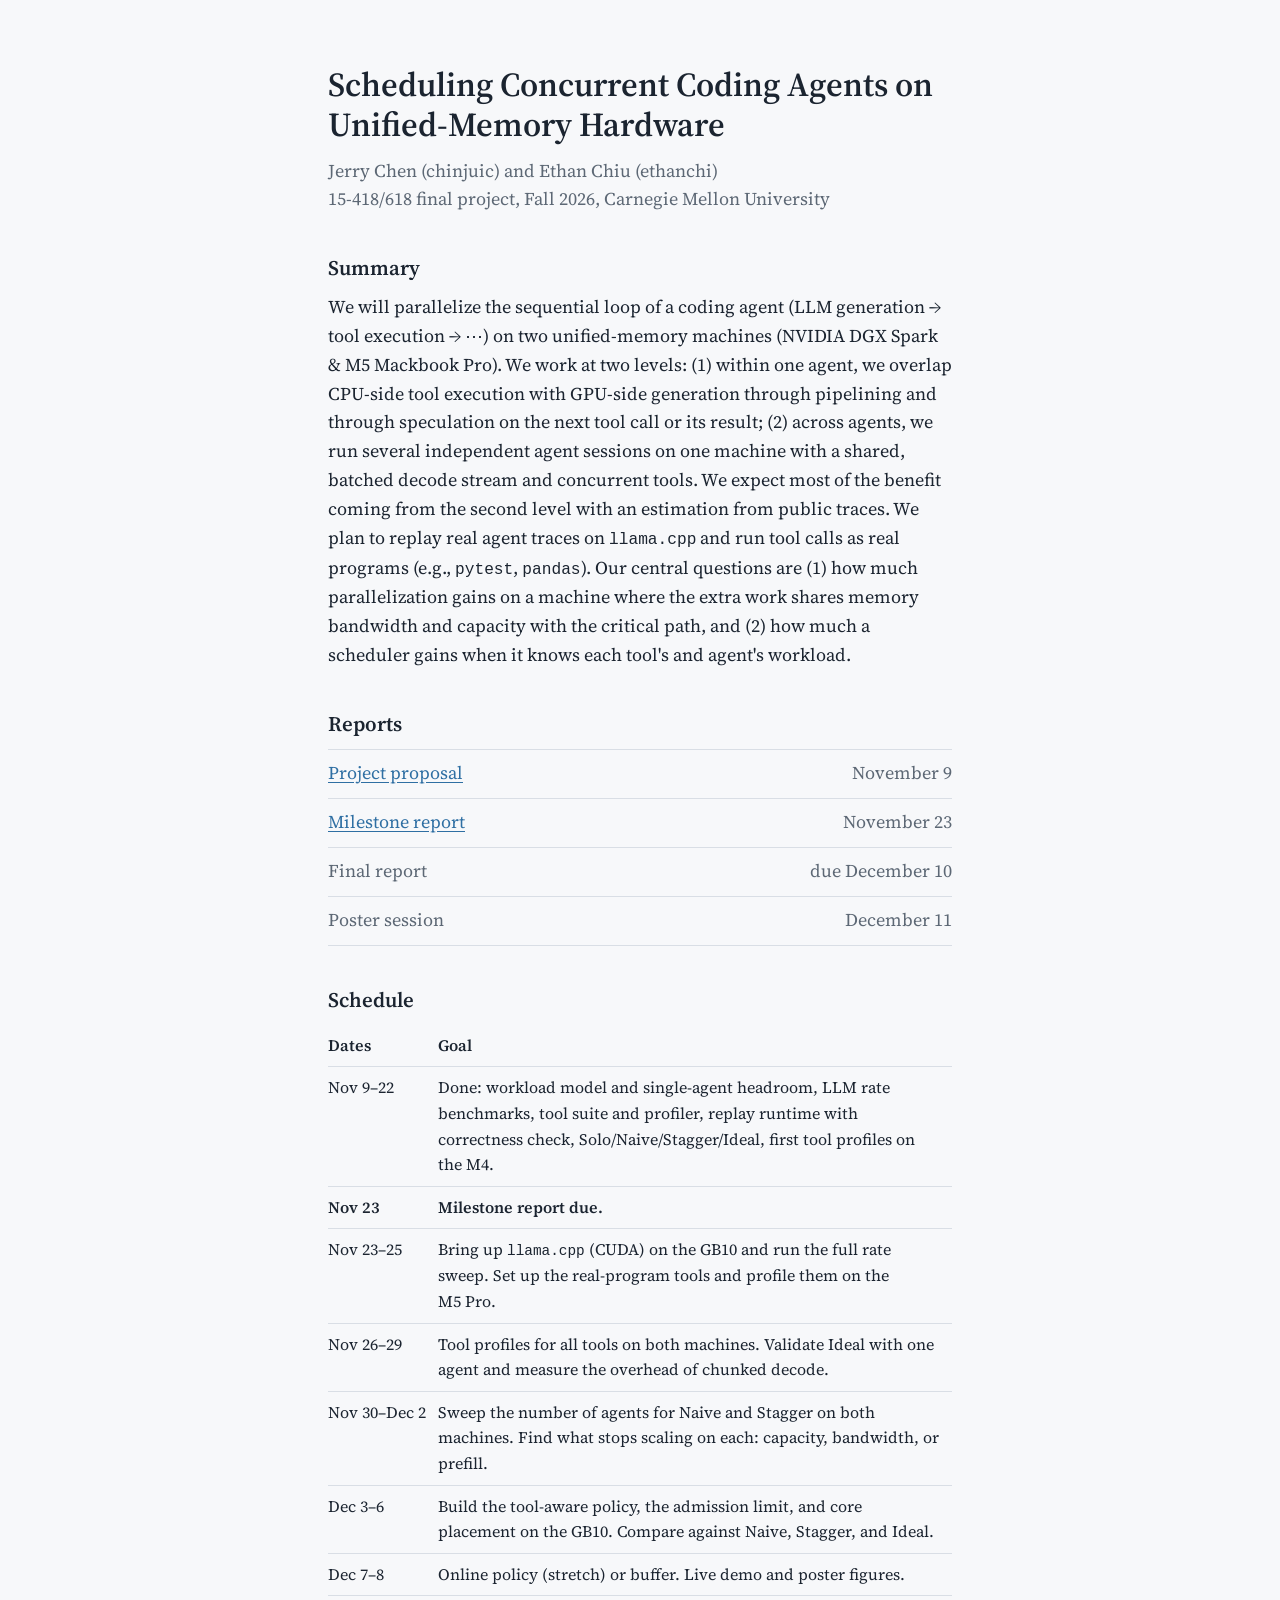
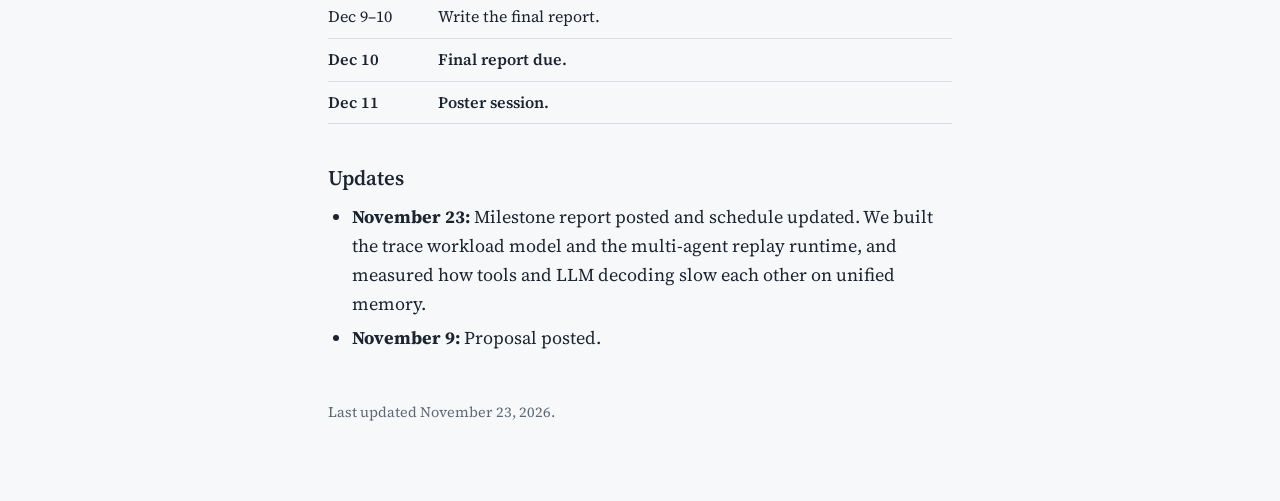
<file: docs/index.html>
<!DOCTYPE html>
<html lang="en">
<head>
  <meta charset="utf-8">
  <meta name="viewport" content="width=device-width, initial-scale=1">
  <title>Scheduling Concurrent Coding Agents</title>
  <meta name="description" content="15-418/618 final project, Fall 2026, Carnegie Mellon University. Jerry Chen and Ethan Chiu.">
  <link rel="preconnect" href="https://fonts.googleapis.com">
  <link rel="preconnect" href="https://fonts.gstatic.com" crossorigin>
  <link rel="stylesheet" href="https://fonts.googleapis.com/css2?family=Source+Serif+4:wght@400;600&amp;display=swap">
  <link rel="stylesheet" href="style.css">
</head>
<body>
<main>
  <h1>Scheduling Concurrent Coding Agents on Unified-Memory Hardware</h1>
  <p class="byline">Jerry Chen (chinjuic) and Ethan Chiu (ethanchi)<br>
    15-418/618 final project, Fall 2026, Carnegie Mellon University</p>

  <h2>Summary</h2>
  <p>We will parallelize the sequential loop of a coding agent (LLM generation
  → tool execution → ⋯) on two unified-memory machines (NVIDIA DGX Spark &amp; M5 Mackbook Pro).
  We work at two levels: (1) within one agent, we overlap CPU-side tool execution with GPU-side generation through pipelining and through speculation on the next tool call or its result; (2) across agents, we run several independent agent sessions on one machine with a shared, batched decode stream and concurrent tools. We expect most of the benefit coming from the second level with an estimation from public traces.
  We plan to replay real agent traces on <code>llama.cpp</code> and run tool calls as real programs (e.g., <code>pytest</code>, <code>pandas</code>).
  Our central questions are (1) how much parallelization gains on a machine where the extra work shares memory bandwidth and capacity with the critical path, and (2) how much a scheduler gains when it knows each tool's and agent's workload.</p>

  <h2>Reports</h2>
  <ul class="reports">
    <li><a href="proposal.pdf">Project proposal</a><span class="date">November 9</span></li>
    <li><a href="milestone.pdf">Milestone report</a><span class="date">November 23</span></li>
    <li><span class="pending">Final report</span><span class="date">due December 10</span></li>
    <li><span class="pending">Poster session</span><span class="date">December 11</span></li>
  </ul>

  <h2>Schedule</h2>
  <div class="table-wrap">
    <table>
      <thead>
        <tr><th scope="col">Dates</th><th scope="col">Goal</th></tr>
      </thead>
      <tbody>
        <tr><td>Nov 9–22</td><td>Done: workload model and single-agent headroom, LLM rate benchmarks, tool suite and profiler, replay runtime with correctness check, Solo/Naive/Stagger/Ideal, first tool profiles on the M4.</td></tr>
        <tr class="deadline"><td>Nov 23</td><td>Milestone report due.</td></tr>
        <tr><td>Nov 23–25</td><td>Bring up <code>llama.cpp</code> (CUDA) on the GB10 and run the full rate sweep. Set up the real-program tools and profile them on the M5&nbsp;Pro.</td></tr>
        <tr><td>Nov 26–29</td><td>Tool profiles for all tools on both machines. Validate Ideal with one agent and measure the overhead of chunked decode.</td></tr>
        <tr><td>Nov 30–Dec 2</td><td>Sweep the number of agents for Naive and Stagger on both machines. Find what stops scaling on each: capacity, bandwidth, or prefill.</td></tr>
        <tr><td>Dec 3–6</td><td>Build the tool-aware policy, the admission limit, and core placement on the GB10. Compare against Naive, Stagger, and Ideal.</td></tr>
        <tr><td>Dec 7–8</td><td>Online policy (stretch) or buffer. Live demo and poster figures.</td></tr>
        <tr><td>Dec 9–10</td><td>Write the final report.</td></tr>
        <tr class="deadline"><td>Dec 10</td><td>Final report due.</td></tr>
        <tr class="deadline"><td>Dec 11</td><td>Poster session.</td></tr>
      </tbody>
    </table>
  </div>

  <h2>Updates</h2>
  <!-- Add entries at the top: <li><strong>Month D:</strong> one or two sentences.</li> -->
  <ul>
    <li><strong>November 23:</strong> Milestone report posted and schedule updated. We built the trace workload model and the multi-agent replay runtime, and measured how tools and LLM decoding slow each other on unified memory.</li>
    <li><strong>November 9:</strong> Proposal posted.</li>
  </ul>

  <footer>Last updated November 23, 2026.</footer>
</main>
</body>
</html>
</file>
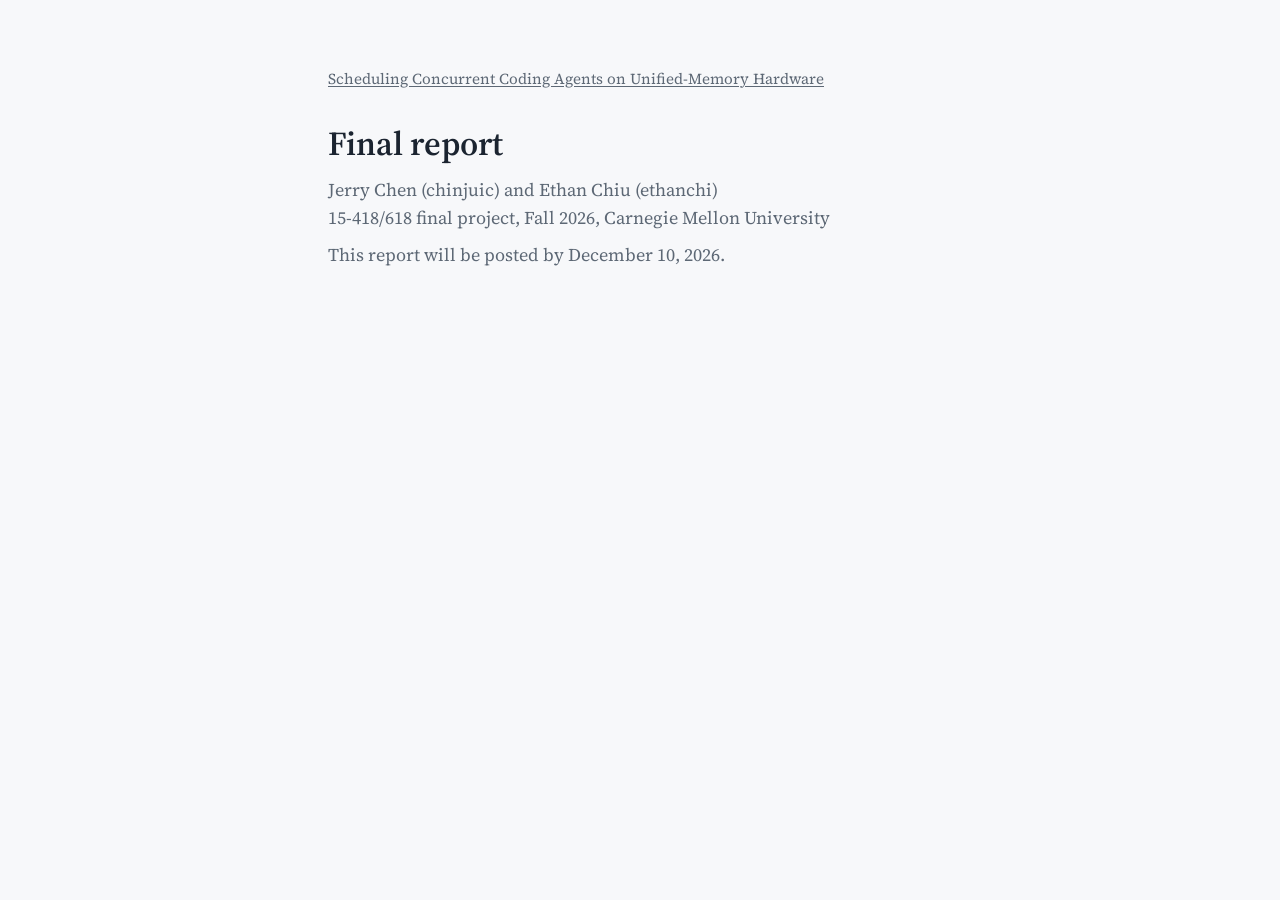
<file: docs/final.html>
<!DOCTYPE html>
<html lang="en">
<head>
  <meta charset="utf-8">
  <meta name="viewport" content="width=device-width, initial-scale=1">
  <title>Final report: Scheduling Concurrent Coding Agents</title>
  <link rel="preconnect" href="https://fonts.googleapis.com">
  <link rel="preconnect" href="https://fonts.gstatic.com" crossorigin>
  <link rel="stylesheet" href="https://fonts.googleapis.com/css2?family=Source+Serif+4:wght@400;600&amp;display=swap">
  <link rel="stylesheet" href="style.css">
</head>
<body>
<main>
  <a class="home" href="index.html">Scheduling Concurrent Coding Agents on Unified-Memory Hardware</a>

  <h1>Final report</h1>
  <p class="byline">Jerry Chen (chinjuic) and Ethan Chiu (ethanchi)<br>
    15-418/618 final project, Fall 2026, Carnegie Mellon University</p>
  <p class="muted">This report will be posted by December 10, 2026.</p>
</main>
</body>
</html>
</file>
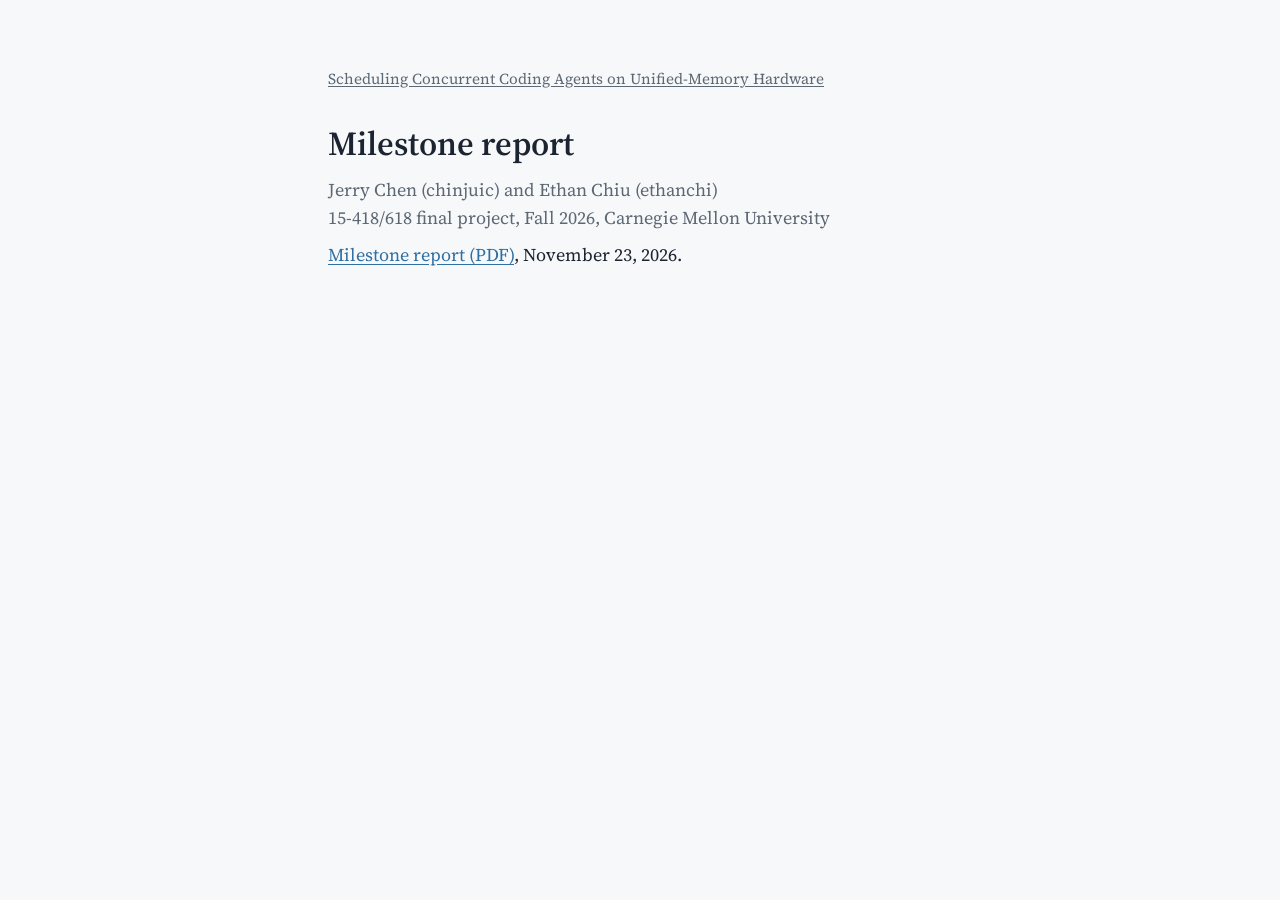
<file: docs/milestone.html>
<!DOCTYPE html>
<html lang="en">
<head>
  <meta charset="utf-8">
  <meta name="viewport" content="width=device-width, initial-scale=1">
  <title>Milestone report: Scheduling Concurrent Coding Agents</title>
  <meta http-equiv="refresh" content="0; url=milestone.pdf">
  <link rel="canonical" href="milestone.pdf">
  <link rel="preconnect" href="https://fonts.googleapis.com">
  <link rel="preconnect" href="https://fonts.gstatic.com" crossorigin>
  <link rel="stylesheet" href="https://fonts.googleapis.com/css2?family=Source+Serif+4:wght@400;600&amp;display=swap">
  <link rel="stylesheet" href="style.css">
</head>
<body>
<main>
  <a class="home" href="index.html">Scheduling Concurrent Coding Agents on Unified-Memory Hardware</a>

  <h1>Milestone report</h1>
  <p class="byline">Jerry Chen (chinjuic) and Ethan Chiu (ethanchi)<br>
    15-418/618 final project, Fall 2026, Carnegie Mellon University</p>
  <p><a href="milestone.pdf">Milestone report (PDF)</a>, November 23, 2026.</p>
</main>
</body>
</html>
</file>
<file: docs/style.css>
:root {
  color-scheme: light;
  --paper: #F7F8FA;
  --ink: #1B2430;
  --muted: #5D6875;
  --rule: #D9DEE5;
  --gpu: #2F6FA3;
  --cpu: #C8962E;
  --on-bar: #FFFFFF;
}

@media (prefers-color-scheme: dark) {
  :root {
    color-scheme: dark;
    --paper: #14181E;
    --ink: #E6EAF0;
    --muted: #9AA4B1;
    --rule: #2C333D;
    --gpu: #6FA8D6;
    --cpu: #E0B45A;
    --on-bar: #14181E;
  }
}

*,
*::before,
*::after {
  box-sizing: border-box;
}

html {
  -webkit-text-size-adjust: 100%;
  text-size-adjust: 100%;
}

body {
  margin: 0;
  background: var(--paper);
  color: var(--ink);
  font-family: "Source Serif 4", Georgia, "Times New Roman", serif;
  font-size: 1.125rem;
  line-height: 1.6;
  overflow-wrap: break-word;
}

main {
  max-width: 42rem;
  margin: 0 auto;
  padding: 4rem 1.5rem 5rem;
}

h1 {
  font-size: 2.1rem;
  font-weight: 600;
  line-height: 1.2;
  margin: 0 0 0.75rem;
}

h2 {
  font-size: 1.3rem;
  font-weight: 600;
  line-height: 1.3;
  margin: 2.5rem 0 0.75rem;
}

h3 {
  font-size: 1.1rem;
  font-weight: 600;
  line-height: 1.35;
  margin: 1.75rem 0 0.5rem;
}

p,
ul,
ol,
dl,
figure {
  margin: 0 0 1rem;
}

ul,
ol {
  padding-left: 1.5rem;
}

li + li {
  margin-top: 0.35rem;
}

a {
  color: var(--gpu);
  text-underline-offset: 0.15em;
}

:focus-visible {
  outline: 2px solid var(--gpu);
  outline-offset: 2px;
}

code {
  font-family: ui-monospace, "SF Mono", Menlo, monospace;
  font-size: 0.9em;
}

.muted {
  color: var(--muted);
}

.byline {
  color: var(--muted);
  margin-bottom: 0.5rem;
}

.home {
  display: inline-block;
  margin-bottom: 2rem;
  color: var(--muted);
  font-size: 0.95rem;
}

/* Figure */

figure {
  margin: 2rem 0;
}

figure svg {
  display: block;
  width: 100%;
  height: auto;
}

figcaption {
  margin-top: 0.75rem;
  color: var(--muted);
  font-size: 0.95rem;
  line-height: 1.5;
}

.swatch {
  display: inline-block;
  width: 0.7em;
  height: 0.7em;
  margin-right: 0.3em;
  vertical-align: baseline;
}

.swatch-next {
  margin-left: 0.6em;
}

.swatch-gpu {
  background: var(--gpu);
}

.swatch-cpu {
  background: var(--cpu);
}

.bar-gpu {
  fill: var(--gpu);
}

.bar-cpu {
  fill: var(--cpu);
}

.bar-label {
  fill: var(--on-bar);
  font-size: 11px;
}

.row-label {
  fill: var(--ink);
  font-size: 13px;
}

.guide {
  stroke: var(--muted);
  stroke-dasharray: 3 3;
}

.span-line {
  stroke: var(--ink);
}

.span-label {
  fill: var(--muted);
  font-size: 12px;
}

/* Reports list */

.reports {
  list-style: none;
  padding: 0;
  border-top: 1px solid var(--rule);
}

.reports li {
  display: flex;
  justify-content: space-between;
  align-items: baseline;
  gap: 1rem;
  margin: 0;
  padding: 0.6rem 0;
  border-bottom: 1px solid var(--rule);
}

.reports .date {
  color: var(--muted);
  white-space: nowrap;
}

.reports .pending {
  color: var(--muted);
}

.reports .secondary {
  margin-left: 0.4rem;
  font-size: 0.9rem;
}

footer {
  margin-top: 3rem;
  color: var(--muted);
  font-size: 0.9rem;
}

/* Proposal */

dt {
  font-weight: 600;
}

dd {
  margin: 0 0 0.75rem 1.5rem;
}

.table-wrap {
  overflow-x: auto;
  margin: 0 0 1rem;
}

table {
  border-collapse: collapse;
  width: 100%;
  font-size: 1rem;
}

th,
td {
  text-align: left;
  vertical-align: top;
  padding: 0.5rem 0.75rem 0.5rem 0;
  border-bottom: 1px solid var(--rule);
}

th {
  font-weight: 600;
}

td:first-child,
th:first-child {
  white-space: nowrap;
}

tr.deadline td {
  font-weight: 600;
}

.katex-display {
  overflow-x: auto;
  overflow-y: hidden;
  padding: 0.25rem 0;
}

.references li {
  scroll-margin-top: 1rem;
}

@media (max-width: 30rem) {
  body {
    font-size: 1.05rem;
  }

  main {
    padding-top: 2.5rem;
  }

  h1 {
    font-size: 1.7rem;
  }
}
</file>
